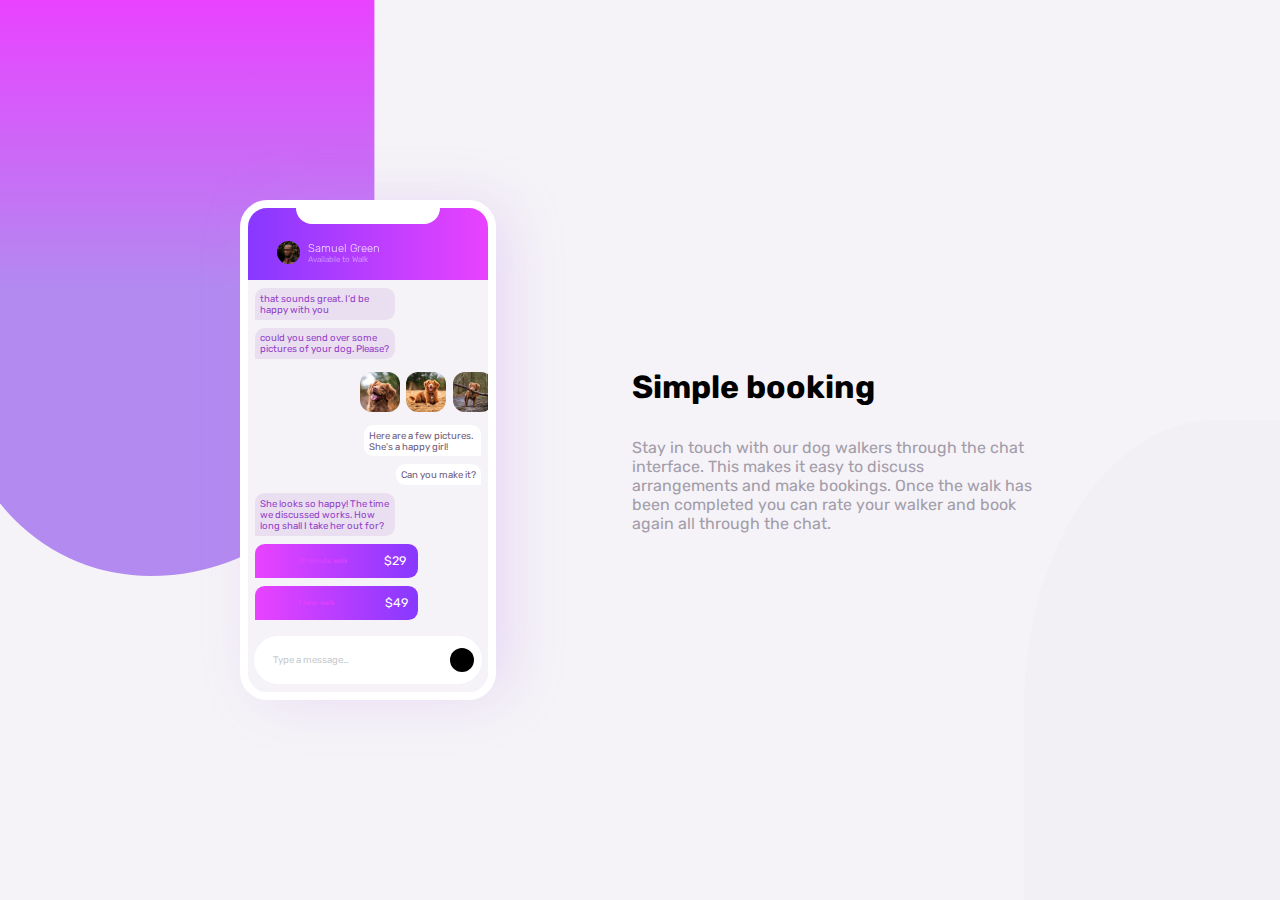
<file: index.html>
<!DOCTYPE html>
<html lang="en">

<head>
  <meta charset="UTF-8">
  <meta http-equiv="X-UA-Compatible" content="IE=edge">
  <meta name="viewport" content="width=device-width, initial-scale=1.0">
  <link rel="stylesheet" href="styles.css">
  <link rel="stylesheet" href="https://use.fontawesome.com/releases/v5.15.4/css/all.css"
    integrity="sha384-DyZ88mC6Up2uqS4h/KRgHuoeGwBcD4Ng9SiP4dIRy0EXTlnuz47vAwmeGwVChigm" crossorigin="anonymous">
  <title>Document</title>
</head>

<body class="main-container">
  <div class="container">
    <div class="bg-top"></div>

    <div class="main-view-wrapper">

      <div class="chat-screen">
        <div class="chat-profile">
          <div class="chat-header-style"></div>
          <div class="chat-profile-content">
            <img src="images/avatar.jpg" alt="avatar" height="23px" width="23px" class="profile-img">
            <div>
              <h5 class="profile-name">Samuel Green</h5>
              <p class="para">Available to Walk</p>
            </div>
            <div class="icon1"><i class="fas fa-angle-left"></i></div>
            <div class="icon2"><i class="fas fa-ellipsis-v"></i></div>
          </div>
        </div>


        <div class="chat-message">
          <div class="chat-receiver">
            <div class="chat">that sounds great. I'd be happy with you</div>
          </div>
          <div class="chat-receiver">
            <div class="chat">could you send over some pictures of your dog. Please?</div>
          </div>

          <div class="chat-sender">
            <div class="img-wrapper senderr">
              <img src="images/dog-image-1.jpg" alt="dog-img" width="40px" height="40px" class="dog-img">
              <img src="images/dog-image-2.jpg" alt="dog-pic" width="40px" height="40px" class="dog-img">
              <img src="images/dog-image-3.jpg" alt="dog-photo" width="40px" height="40px" class="dog-img">
            </div>
          </div>
          <div class="chat-sender">
            <div class="senderr">Here are a few pictures. She's a happy girl!</div>
          </div>
          <div class="chat-sender">
            <div class="senderr">Can you make it?</div>
          </div>

          <div class="chat-receiver">
            <div class="chat">She looks so happy! The time we discussed works. How long shall I take her out for?
            </div>
          </div>

          <div class="card-check">
            <div class="card-check-contents">
              <div class="circle-div"></div>
              <div class="p">30 minute walk</div>
              <div class="price">$29</div>
            </div>
          </div>

          <div class="card-check">
            <div class="card-check-contents">
              <div class="circle-div"></div>
              <div class="p">1 hour walk</div>
              <div class="ego">$49</div>
            </div>
          </div>

        </div>


        <div class="chat-input">
          <div class="input-message">Type a message…</div>
          <div class="chat-angle"><i class="fas fa-angle-right font-angle"></i></div>
        </div>
      </div>

      <div class="description">
        <h2 class="page-title">Simple booking</h2>
        <p class="page-text">Stay in touch with our dog walkers through the chat interface. This makes it easy to
          discuss arrangements and make bookings. Once the walk has been completed you can rate
          your walker and book again all through the chat.</p>
      </div>
    </div>
    <div class="bg-bottom">

    </div>

    <!-- <div class="attribution">
    Challenge by <a href="https://www.frontendmentor.io?ref=challenge" target="_blank">Frontend Mentor</a>. 
    Coded by <a href="#">Your Name Here</a>.
  </div> -->
  </div>
</body>

</html>
</file>
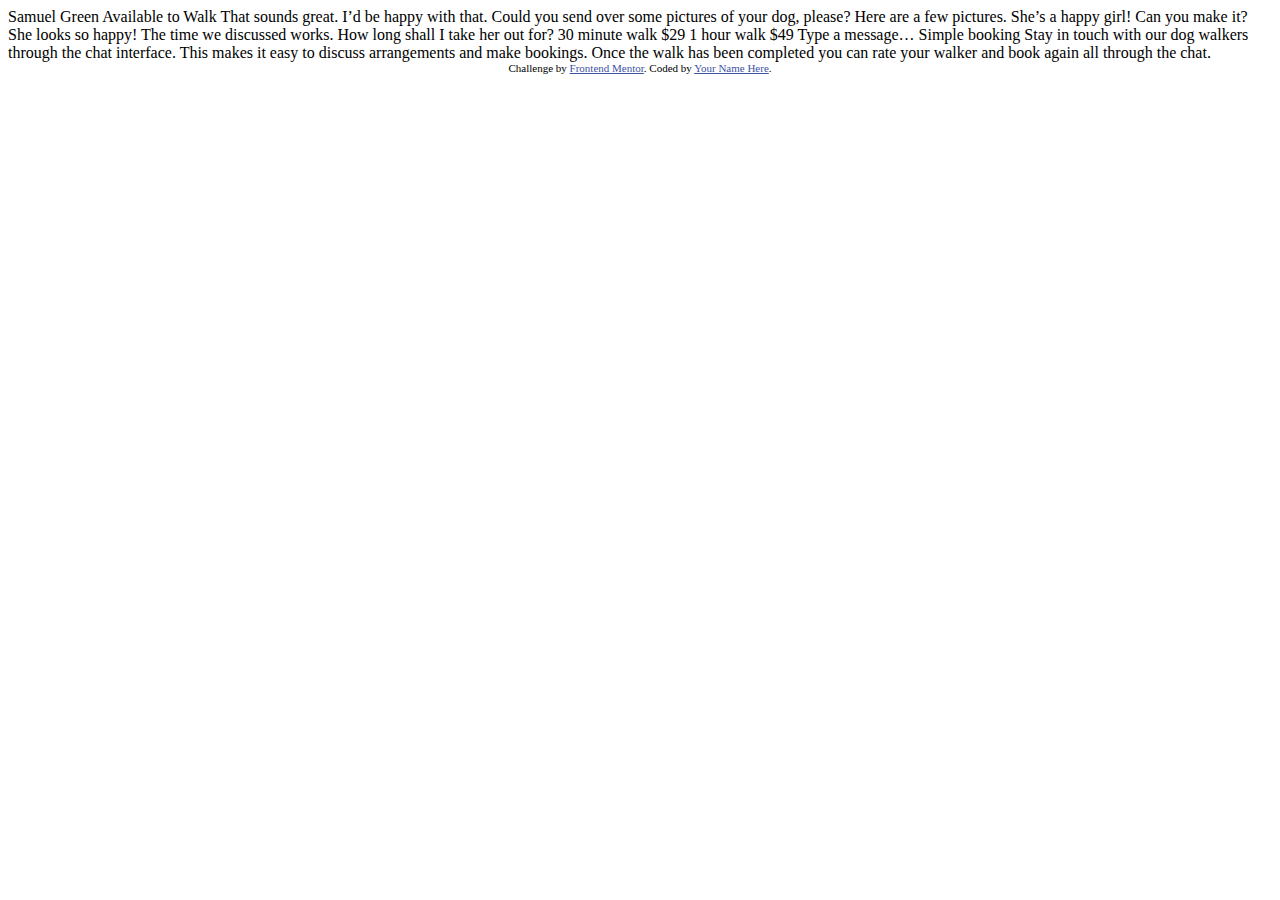
<file: app.html>
<!DOCTYPE html>
<html lang="en">
<head>
  <meta charset="UTF-8">
  <meta name="viewport" content="width=device-width, initial-scale=1.0"> <!-- displays site properly based on user's device -->

  
  <title>Frontend Mentor | [Challenge Name Here]</title>

  <!-- Feel free to remove these styles or customise in your own stylesheet 👍 -->
  <style>
    .attribution { font-size: 11px; text-align: center; }
    .attribution a { color: hsl(228, 45%, 44%); }
  </style>
</head>
<body>

  Samuel Green
  Available to Walk

  That sounds great. I’d be happy with that.

  Could you send over some pictures of your dog, please?

  Here are a few pictures. She’s a happy girl!

  Can you make it?

  She looks so happy! The time we discussed works. How long shall I take her out for?

  30 minute walk
  $29

  1 hour walk
  $49

  Type a message…

  Simple booking

  Stay in touch with our dog walkers through the chat interface. This makes it easy to 
  discuss arrangements and make bookings. Once the walk has been completed you can rate 
  your walker and book again all through the chat.
  
  <div class="attribution">
    Challenge by <a href="https://www.frontendmentor.io?ref=challenge" target="_blank">Frontend Mentor</a>. 
    Coded by <a href="#">Your Name Here</a>.
  </div>
</body>
</html>
</file>
<file: styles.css>
@import url('https://fonts.googleapis.com/css2?family=Rubik:wght@400;500;700&display=swap');


* {
  padding: 0;
  margin: 0;
  box-sizing: border-box;
}

.main-container{
  width: 100%;
  overflow: hidden;
}
.container{
  width: 100%;
  max-width: 1440px;
  min-height: 100vh;
  overflow: hidden;
  position: relative;
  display: flex;
  align-items: center;
  justify-content: center;
  gap: 8em;
  margin: 0 auto;
  font-family: 'Rubik', sans-serif;
  background: hsl(270, 20%, 96%);
}

.bg-top {
  position: absolute;
  top: 0;
  left: 0;
  width: 26em;
  height: 36em;
  background-image: linear-gradient(to bottom,hsl(293, 100%, 63%),hsl(264, 77%, 74%)50%);
  border-bottom-right-radius: 14em;
  border-bottom-left-radius: 12em;
  transform: translateX(-2.6em);
}
.profile-name{
  font-size: 0.7em;
  font-weight: 100;
  color: rgba(255,255,255,0.8);
}
.para{
  font-size: 0.5em;
  color: rgba(255,255,255,0.4);
}
.profile-img{
  border-radius: 50%;
}
.dog-img{
  border-radius: 30%;
}

.main-view-wrapper{
  display: flex;
  align-items: center;
  gap: 9em;
  z-index: 3;
}
.bg-bottom {
  position: absolute;
  bottom: 0;
  right: 0;
  width: 20em;
  height: 30em;
  border-top-left-radius: 60%;
  background-color: hsl(273, 21%, 95%);
  transform:translateX(20%);
}

.chat-screen {
  width: 15em;
  background: hsl(270, 20%, 96%);
  z-index: 2;
  flex: 0 0 auto;
  border-radius: 1.2em;
  outline: 8px solid white;
  box-shadow: 15px 0px 60px rgba(193, 141, 241, 0.308);
  overflow: hidden;
  display: flex;
  flex-direction: column;
  align-items: center;
  justify-content: flex-start;
  padding: 0 0 0.5em 0;
}

.chat-profile {
  height: 4.5em;
  width: 100%;
  position: relative;
  display: flex;
  align-items: flex-end;
  justify-content: center;
  padding: 1em;
  background-image: linear-gradient(to right, hsl(264, 100%, 61%),hsl(293, 100%, 63%));
}

.chat-profile-content {
  width: 100%;
  display: flex;
 justify-content: flex-start;
 gap: 0.5em;
 position: relative;
 align-items: center;
 padding:0 0.8em;
}
.chat-profile-content .icon1 , .icon2{
  position: absolute;
}

.chat-profile-content .icon1{
  left: 0;
  color: white;
}
.chat-profile-content .icon2{
  right: 0;
  color: rgba(255,255,255,0.7);
  font-size: 0.5em;
}

.chat-header-style {
  position: absolute;
  top: 0;
  width: 60%;
  height: 2em;
  background: hsl(0, 0%, 100%);
  z-index: 5;
  border-radius: 1.5em;
  transform: translateY(-50%);
}

.chat-message {
  width: 100%;
  height: 100%;
  overflow: auto;
  display: flex;
  flex-direction: column;
  justify-content: flex-start;
  gap: 0.5em;
  padding-top: 0.5em;
  background: hsl(270, 20%, 96%);
}

.chat-input {
  width: 95%;
  height: 3em;
  border-radius: 2em;
  display: flex;
  justify-content: space-between;
  align-items: center;
  margin: 0 4em;
  background-color: hsl(0, 0%, 100%);
  color: rgb(219, 215, 215);
}

.chat-input .chat-angle{
  width: 1.5em;
  height: 1.5em;
  display: flex;
  justify-content: center;
  border-radius: 50%;
  background-color: black;
  /* color: hsl(0, 0%, 100%); */
  padding-top: 0.2em;
  margin-right: 0.5em;
}
.input-message{
  font-size: 0.6em;
  padding: 0.5em 2em;
  color:hsl(206, 6%, 79%);
}

.chat-receiver {
  padding-left: 0.45em;
  flex: 0 0 auto;
}

.chat-sender {
  display: flex;
  flex-direction: column;
  align-items: flex-end;
  flex: 0 0 auto;
  padding-right: 0.45em;
}

.chat {
  font-size: 0.6rem;
  max-width: 60%;
  display: flex;
  gap: 0.7em;
  padding: 0.5em 0.5em;
  border-top-left-radius: 1em;
  border-top-right-radius: 1em;
  border-bottom-right-radius: 1em;
  color:hsl(276, 55%, 52%);
  background: hsl(277, 39%, 91%);
}
.senderr{
  font-size: 0.6rem;
  max-width: 50%;
  display: flex;
  gap: 0.7em;
  justify-content:space-evenly;
  padding: 0.5em 0.5em;
  border-top-left-radius: 1em;
  border-top-right-radius: 1em;
  border-bottom-left-radius: 1em;
  color: hsl(271, 15%, 43%);
  background: hsl(0, 0%, 100%);
}

.img-wrapper{
  background:none;
  margin-right: 1em;
}

.card-check{
  width: 100%;
  display: flex;
  padding-left: 0.45em;
}

.card-check:last-child{
  margin-bottom: 1em;
}

.card-check-contents{
  display: flex;
  align-items: center;
  gap: 2em;
  font-size: 0.6em;
  padding: 1em;
  width: 70%;
  border-top-left-radius: 1em;
  border-top-right-radius: 1em;
  border-bottom-right-radius: 1em;
  background: linear-gradient(to right,
  hsl(293, 100%, 63%),
  hsl(264, 100%, 61%));
}
.card-check-contents .circle-div{
  width: 1.5em;
  height: 1.5em;
  border-radius: 50%;
  flex: 0 0 auto;
}
.card-check-contents .p{
  font-size: 0.7em;
  white-space: nowrap;
  color: hsl(293, 100%, 63%);
}


.card-check-contents .price{
  font-size: 1.3em;
  color: white;
  margin-left: 1.4em;
}
.card-check-contents .ego{
  margin-left: 2.5em;
  color: white;
  font-size: 1.3em;
}
.description {
  width: 25em;
  z-index: 2;
  flex: 0 0 auto;
  display: flex;
  flex-direction: column;
  gap: 2em;
}

.description .page-title{
  font-size: 2em;
}
.description .page-text{
  color: hsl(270, 7%, 64%);
}



@media screen and (max-width: 900px) {  
  .main-view-wrapper{
    flex-direction: column;
    gap: 4em;
    align-items: center;
  }
  .container{
    overflow: hidden;
    padding: 3em 0;
  }
  .main-container {
    overflow: auto;
  }
  .description{
    text-align: center;
    width: auto;
  }
  
}

@media screen and (max-width: 1024px){
  .bg-top{
    transform: translateX(-13em);
  }
  
}

@media screen and (max-width: 393px){
  .description{
    text-align: center;
    width: auto;
  }

  .description .page-text{
    font-size: 1.3em;
    padding: 0 2em;
  }
  .main-container{
    height: auto;
    overflow: auto;
  }
}

@media screen and (max-width:912px) {
  .main-view-wrapper{
    flex-direction: column;
  }
}
</file>
